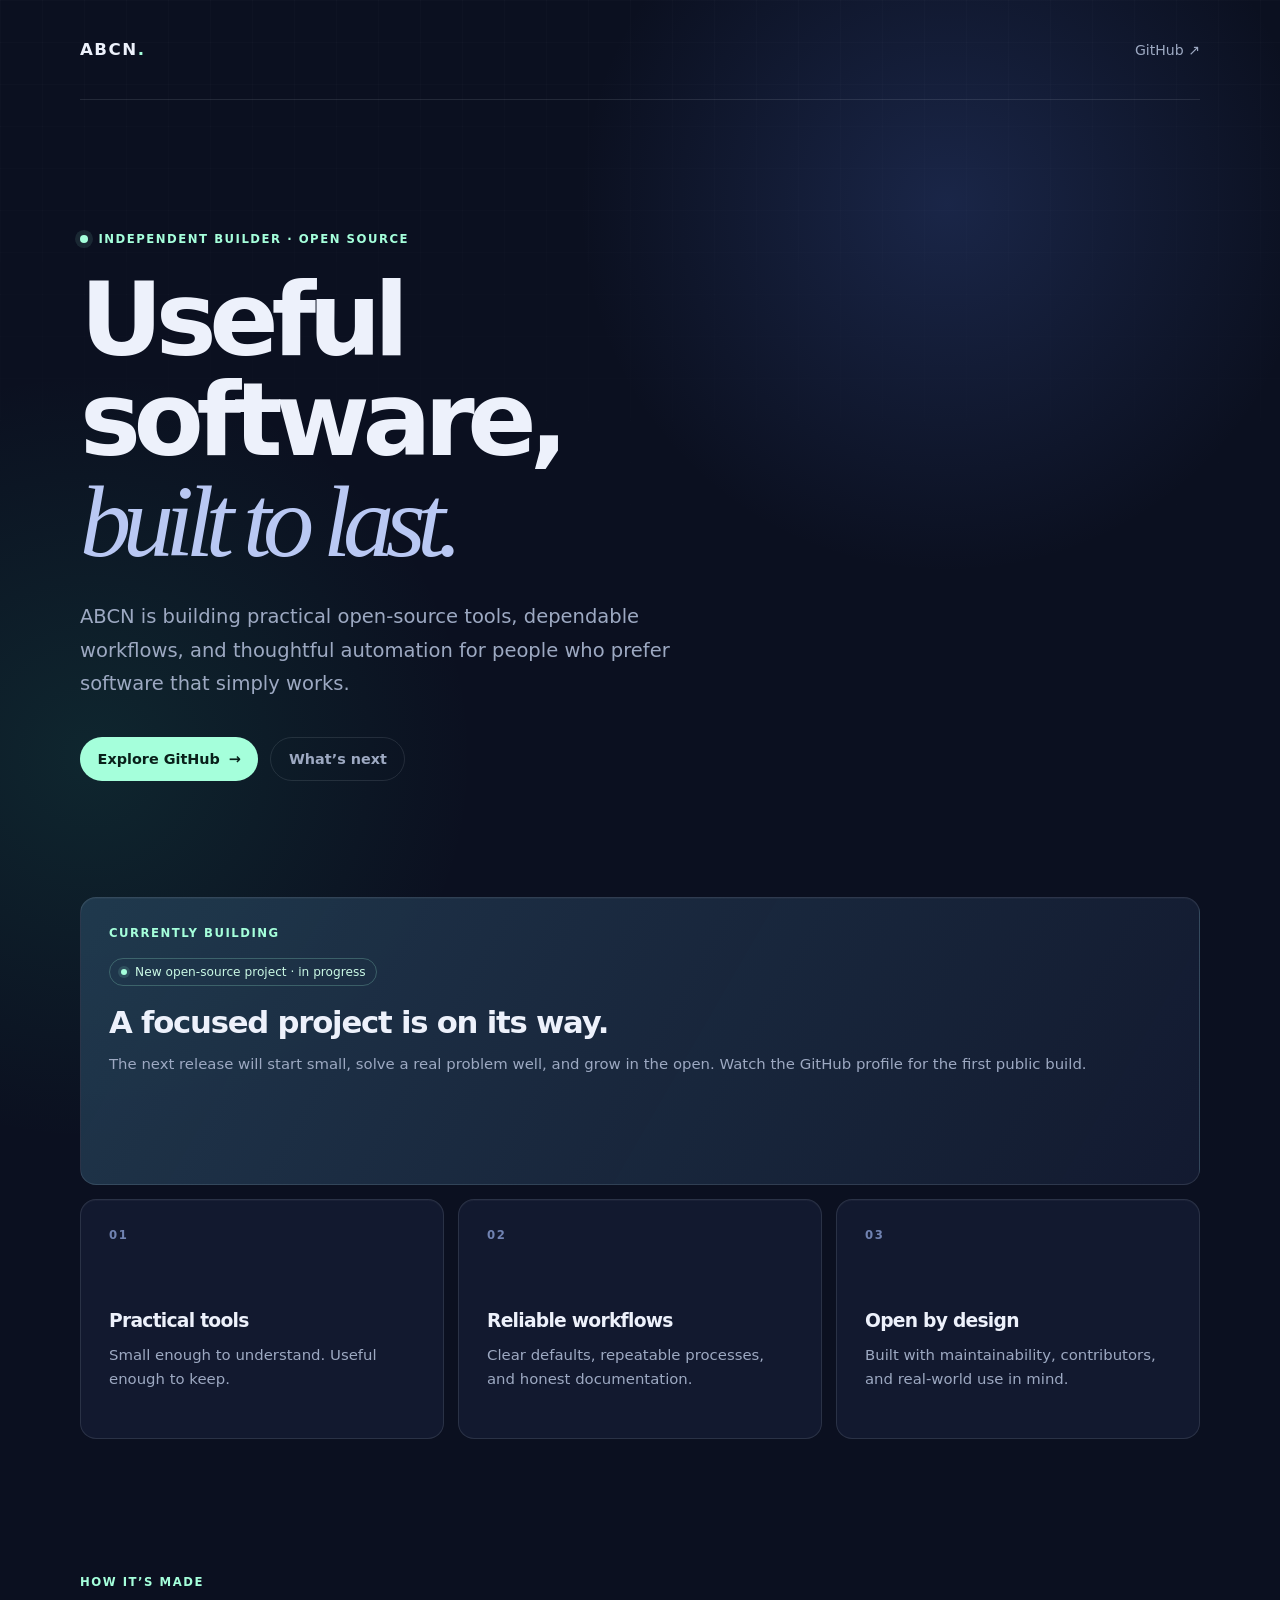
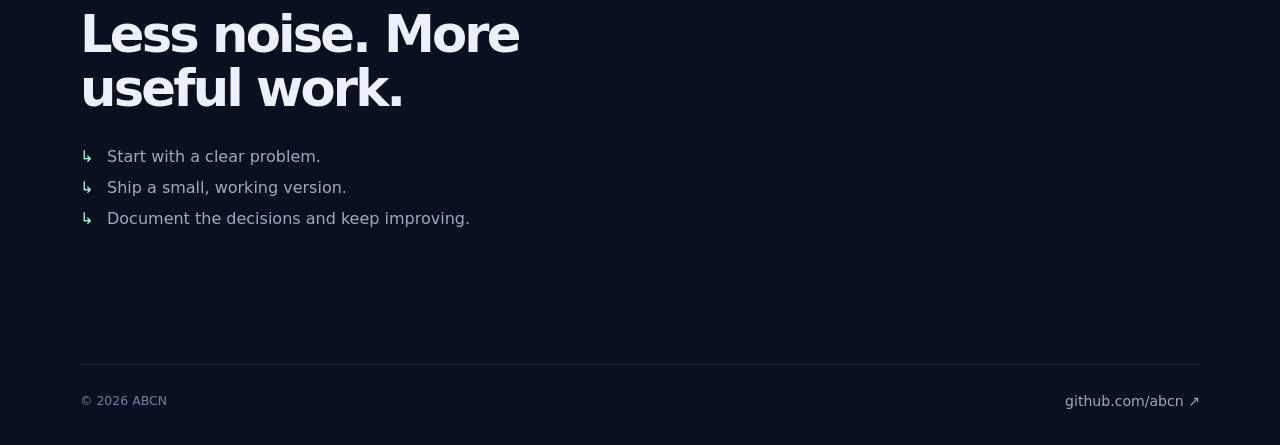
<file: index.html>
<!doctype html>
<html lang="en">
  <head>
    <meta charset="utf-8" />
    <meta name="viewport" content="width=device-width, initial-scale=1" />
    <meta name="theme-color" content="#0b1020" />
    <meta name="description" content="ABCN builds practical open-source tools, reliable workflows, and useful automation." />
    <title>ABCN — Open source, engineered with care</title>
    <link rel="icon" href="favicon.svg" type="image/svg+xml" />
    <link rel="stylesheet" href="styles.css" />
  </head>
  <body>
    <main class="shell">
      <nav class="nav" aria-label="Primary navigation">
        <a class="brand" href="/" aria-label="ABCN home">ABCN<span>.</span></a>
        <a class="nav-link" href="https://github.com/abcn" rel="me">GitHub <span aria-hidden="true">↗</span></a>
      </nav>

      <section class="hero" aria-labelledby="intro-title">
        <p class="eyebrow"><span></span> Independent builder · Open source</p>
        <h1 id="intro-title">Useful software,<br /><em>built to last.</em></h1>
        <p class="lede">
          ABCN is building practical open-source tools, dependable workflows,
          and thoughtful automation for people who prefer software that simply works.
        </p>
        <div class="actions">
          <a class="button button-primary" href="https://github.com/abcn">Explore GitHub <span aria-hidden="true">→</span></a>
          <a class="button button-quiet" href="#now">What’s next</a>
        </div>
      </section>

      <section class="grid" aria-label="Focus areas">
        <article class="focus-card focus-card-main" id="now">
          <p class="label">Currently building</p>
          <div class="status"><span class="status-dot"></span> New open-source project · in progress</div>
          <h2>A focused project is on its way.</h2>
          <p>
            The next release will start small, solve a real problem well, and grow in the open.
            Watch the GitHub profile for the first public build.
          </p>
        </article>
        <article class="focus-card">
          <p class="number">01</p>
          <h2>Practical tools</h2>
          <p>Small enough to understand. Useful enough to keep.</p>
        </article>
        <article class="focus-card">
          <p class="number">02</p>
          <h2>Reliable workflows</h2>
          <p>Clear defaults, repeatable processes, and honest documentation.</p>
        </article>
        <article class="focus-card">
          <p class="number">03</p>
          <h2>Open by design</h2>
          <p>Built with maintainability, contributors, and real-world use in mind.</p>
        </article>
      </section>

      <section class="principles" aria-labelledby="principles-title">
        <p class="label">How it’s made</p>
        <h2 id="principles-title">Less noise. More useful work.</h2>
        <ul>
          <li>Start with a clear problem.</li>
          <li>Ship a small, working version.</li>
          <li>Document the decisions and keep improving.</li>
        </ul>
      </section>

      <footer>
        <p>© <span id="year"></span> ABCN</p>
        <a href="https://github.com/abcn">github.com/abcn <span aria-hidden="true">↗</span></a>
      </footer>
    </main>
    <script>
      document.getElementById("year").textContent = new Date().getFullYear();
    </script>
  </body>
</html>
</file>
<file: styles.css>
:root {
  color-scheme: dark;
  --ink: #edf1fb;
  --muted: #9da9c2;
  --faint: rgba(237, 241, 251, 0.11);
  --panel: rgba(24, 32, 57, 0.64);
  --accent: #a5ffdb;
  --accent-deep: #69d9b1;
  --night: #0b1020;
  --navy: #111a32;
}

* { box-sizing: border-box; }

html { scroll-behavior: smooth; }

body {
  min-width: 320px;
  margin: 0;
  color: var(--ink);
  background:
    radial-gradient(circle at 74% 10%, rgba(78, 115, 213, 0.22), transparent 23rem),
    radial-gradient(circle at 7% 37%, rgba(41, 188, 147, 0.13), transparent 24rem),
    var(--night);
  font-family: Inter, ui-sans-serif, system-ui, -apple-system, BlinkMacSystemFont, "Segoe UI", sans-serif;
}

body::before {
  position: fixed;
  z-index: -1;
  inset: 0;
  background-image: linear-gradient(rgba(255,255,255,.025) 1px, transparent 1px), linear-gradient(90deg, rgba(255,255,255,.025) 1px, transparent 1px);
  background-size: 42px 42px;
  content: "";
  mask-image: linear-gradient(to bottom, rgba(0,0,0,.7), transparent 72%);
}

a { color: inherit; text-decoration: none; }

.shell { width: min(1120px, calc(100% - 48px)); margin: 0 auto; }

.nav {
  display: flex;
  align-items: center;
  justify-content: space-between;
  min-height: 100px;
  border-bottom: 1px solid var(--faint);
}

.brand { font-size: 1.04rem; font-weight: 790; letter-spacing: .09em; }
.brand span { color: var(--accent); }
.nav-link, footer a { color: var(--muted); font-size: .88rem; transition: color .2s ease; }
.nav-link:hover, footer a:hover { color: var(--accent); }

.hero { max-width: 790px; padding: 132px 0 116px; }
.eyebrow, .label, .number { margin: 0; color: var(--accent); font-size: .73rem; font-weight: 750; letter-spacing: .13em; text-transform: uppercase; }
.eyebrow { display: flex; align-items: center; gap: .65rem; }
.eyebrow span { width: .5rem; height: .5rem; border-radius: 50%; background: var(--accent); box-shadow: 0 0 0 5px rgba(165,255,219,.1); }

h1, h2, p { margin-top: 0; }
h1 { margin: 24px 0 28px; font-size: clamp(3.35rem, 8vw, 6.7rem); line-height: .98; letter-spacing: -.072em; }
h1 em { color: #b9c8f3; font-family: Georgia, "Times New Roman", serif; font-weight: 400; letter-spacing: -.082em; }
.lede { max-width: 620px; color: var(--muted); font-size: clamp(1.05rem, 2vw, 1.22rem); line-height: 1.72; }

.actions { display: flex; flex-wrap: wrap; gap: .75rem; margin-top: 36px; }
.button { display: inline-flex; align-items: center; gap: .55rem; border-radius: 100px; padding: .82rem 1.1rem; font-size: .9rem; font-weight: 700; transition: transform .2s ease, background .2s ease; }
.button:hover { transform: translateY(-2px); }
.button-primary { color: #09201a; background: var(--accent); }
.button-primary:hover { background: #c4ffe6; }
.button-quiet { border: 1px solid var(--faint); color: var(--muted); }
.button-quiet:hover { background: rgba(255,255,255,.06); color: var(--ink); }

.grid { display: grid; grid-template-columns: repeat(3, 1fr); gap: 14px; }
.focus-card { min-height: 240px; border: 1px solid var(--faint); border-radius: 16px; padding: 28px; background: var(--panel); box-shadow: inset 0 1px rgba(255,255,255,.03); }
.focus-card-main { grid-column: span 3; min-height: 288px; background: linear-gradient(120deg, rgba(38, 67, 90, .74), rgba(24, 32, 57, .65)); }
.status { display: inline-flex; align-items: center; gap: .48rem; margin-top: 18px; border: 1px solid rgba(165,255,219,.23); border-radius: 100px; padding: .38rem .66rem; color: #caf9e5; font-size: .76rem; }
.status-dot { width: .43rem; height: .43rem; border-radius: 50%; background: var(--accent); box-shadow: 0 0 0 3px rgba(165,255,219,.13); }
.focus-card h2 { margin: 18px 0 12px; font-size: clamp(1.3rem, 2.4vw, 2rem); letter-spacing: -.04em; }
.focus-card:not(.focus-card-main) h2 { margin-top: 68px; font-size: 1.17rem; }
.focus-card p:not(.label):not(.number) { margin-bottom: 0; color: var(--muted); font-size: .93rem; line-height: 1.65; }
.number { color: #7183b2; }

.principles { width: min(800px, 100%); padding: 136px 0; }
.principles h2 { max-width: 560px; margin: 19px 0 32px; font-size: clamp(2rem, 4vw, 3.25rem); line-height: 1.05; letter-spacing: -.055em; }
.principles ul { display: grid; gap: .75rem; margin: 0; padding: 0; list-style: none; color: var(--muted); }
.principles li { display: flex; align-items: baseline; gap: .85rem; font-size: 1rem; }
.principles li::before { color: var(--accent); content: "↳"; }

footer { display: flex; justify-content: space-between; padding: 28px 0 36px; border-top: 1px solid var(--faint); color: #71809e; font-size: .78rem; }
footer p { margin: 0; }

@media (max-width: 680px) {
  .shell { width: min(100% - 32px, 1120px); }
  .nav { min-height: 78px; }
  .hero { padding: 88px 0 78px; }
  .grid { grid-template-columns: 1fr; }
  .focus-card-main { grid-column: auto; }
  .focus-card, .focus-card-main { min-height: auto; }
  .focus-card:not(.focus-card-main) h2 { margin-top: 38px; }
  .principles { padding: 88px 0; }
  footer { align-items: flex-start; flex-direction: column; gap: .75rem; }
}
</file>
